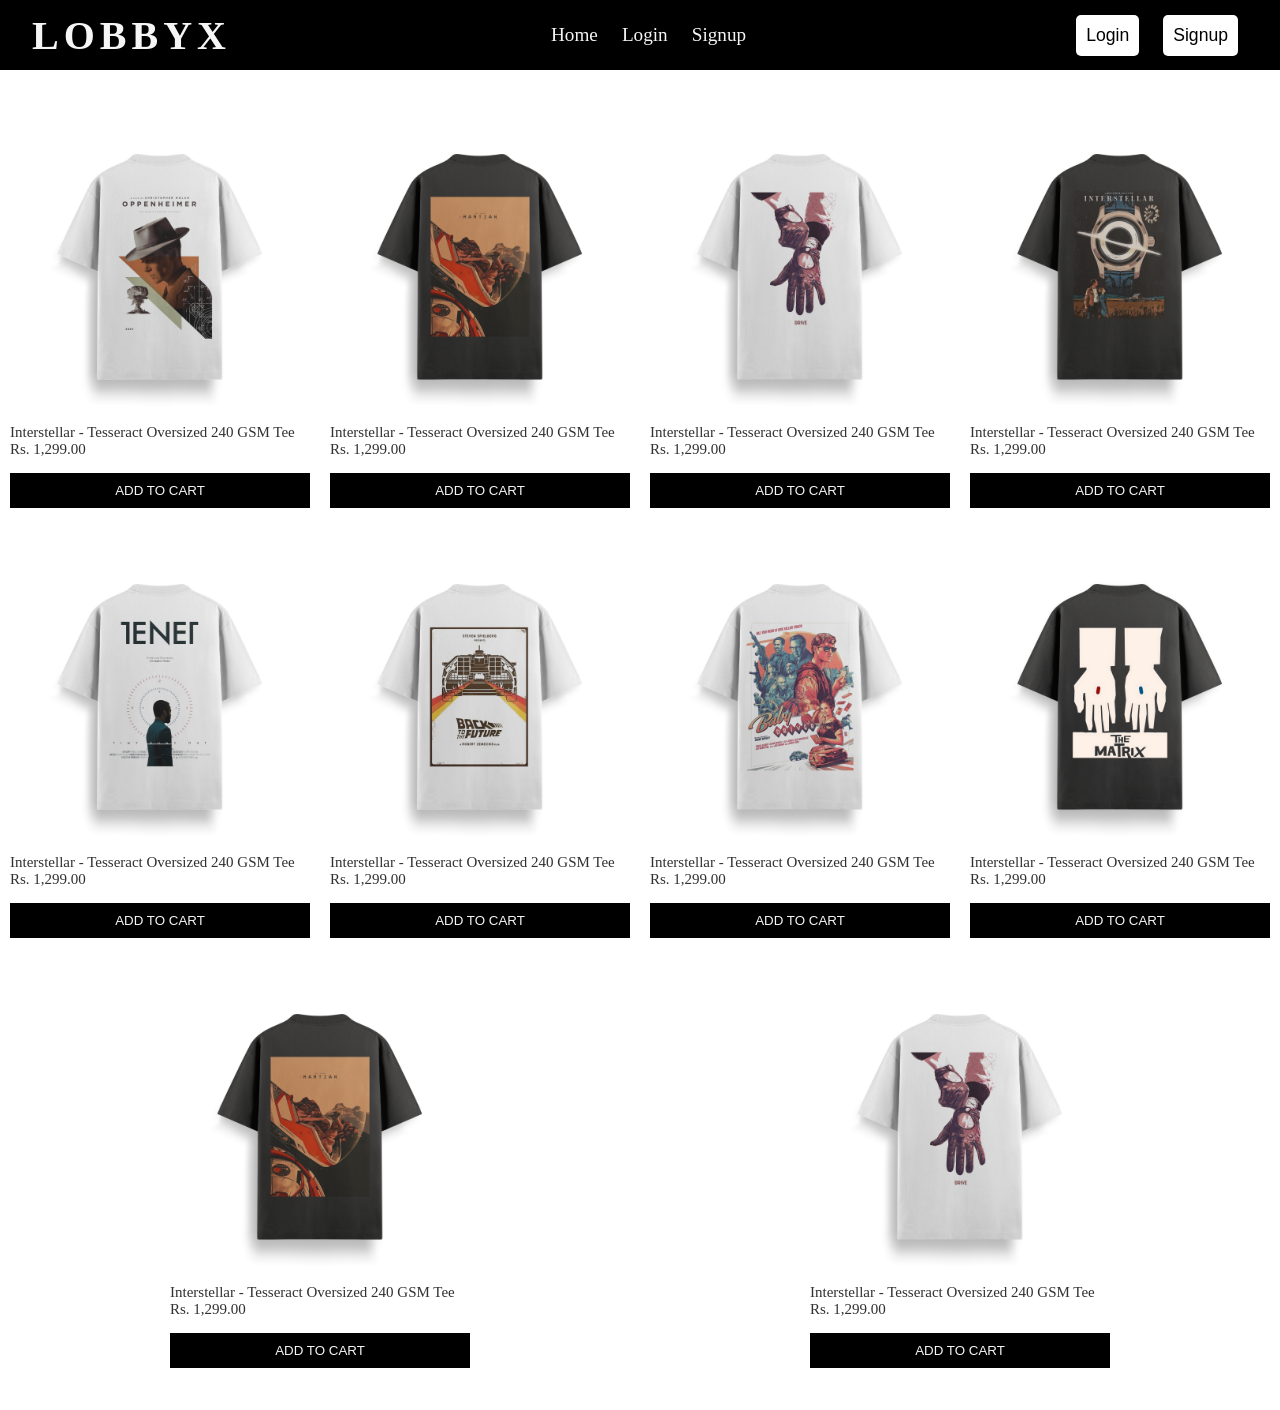
<file: index.html>
<!DOCTYPE html>
<html lang="en">
<head>
    <meta charset="UTF-8">
    <meta name="viewport" content="width=device-width, initial-scale=1.0">
    <title>Document</title>
    <link rel="stylesheet" href="project_ecommerce.css">
</head>
<body>
    <div class="nav">
        <h1>LOBBYX</h1>
        <div class="nav-links">
            <a href="" class="nav-link link1">home</a>
             <a href="" class="nav-link link2">login</a>
              <a href="" class="nav-link link3">signup</a>
        </div>
        <div class="nav-buttons">
            <button class="btn btn-login">login</button>
             <button class="btn btn-signup">signup</button>
        </div>
    </div>
    <div class="cards">
        <div class="card card-1">
             <img src="assets/1.png" alt="" class="card-img"> 
             <div class="card-info">
          <p class="card-title">
            Interstellar - Tesseract Oversized 240 GSM Tee
          </p>

          <p class="card-price">Rs. 1,299.00</p>
          <button class="btncart">ADD TO CART</button>
        </div>

        </div>
        
        <div class="card card-2">
            <img src="assets/2.png" alt="" class="card-img"> 
             <div class="card-info">
          <p class="card-title">
            Interstellar - Tesseract Oversized 240 GSM Tee
          </p>

          <p class="card-price">Rs. 1,299.00</p>
          <button class="btncart">ADD TO CART</button>
        </div>
            

        </div>
        <div class="card card-3">
            <img src="assets/3.png" alt="" class="card-img"> 
             <div class="card-info">
          <p class="card-title">
            Interstellar - Tesseract Oversized 240 GSM Tee
          </p>

          <p class="card-price">Rs. 1,299.00</p>
          <button class="btncart">ADD TO CART</button>
        </div>
        </div>
        <div class="card card-4">
            <img src="assets/4.png" alt="" class="card-img"> 
             <div class="card-info">
          <p class="card-title">
            Interstellar - Tesseract Oversized 240 GSM Tee
          </p>

          <p class="card-price">Rs. 1,299.00</p>
          <button class="btncart">ADD TO CART</button>
        </div>
        </div>
        <div class="card card-5">
            <img src="assets/5.png" alt="" class="card-img"> 
             <div class="card-info">
          <p class="card-title">
            Interstellar - Tesseract Oversized 240 GSM Tee
          </p>

          <p class="card-price">Rs. 1,299.00</p>
          <button class="btncart">ADD TO CART</button>
        </div>
        </div>
        <div class="card card-6">
            <img src="assets/6.png" alt="" class="card-img"> 
             <div class="card-info">
          <p class="card-title">
            Interstellar - Tesseract Oversized 240 GSM Tee
          </p>

          <p class="card-price">Rs. 1,299.00</p>
          <button class="btncart">ADD TO CART</button>
        </div>
        </div>
        <div class="card card-7">
            <img src="assets/7.png" alt="" class="card-img"> 
             <div class="card-info">
          <p class="card-title">
            Interstellar - Tesseract Oversized 240 GSM Tee
          </p>

          <p class="card-price">Rs. 1,299.00</p>
          <button class="btncart">ADD TO CART</button>
        </div>
        </div>
        <div class="card card-8">
            <img src="assets/8.png" alt="" class="card-img"> 
             <div class="card-info">
          <p class="card-title">
            Interstellar - Tesseract Oversized 240 GSM Tee
          </p>

          <p class="card-price">Rs. 1,299.00</p>
          <button class="btncart">ADD TO CART</button>
        </div>
        </div>
        <div class="card card-9">
            <img src="assets/2.png" alt="" class="card-img"> 
             <div class="card-info">
          <p class="card-title">
            Interstellar - Tesseract Oversized 240 GSM Tee
          </p>

          <p class="card-price">Rs. 1,299.00</p>
          <button class="btncart">ADD TO CART</button>
        </div>
        </div>
        <div class="card card-10">
            <img src="assets/3.png" alt="" class="card-img"> 
             <div class="card-info">
          <p class="card-title">
            Interstellar - Tesseract Oversized 240 GSM Tee
          </p>

          <p class="card-price">Rs. 1,299.00</p>
          <button class="btncart">ADD TO CART</button>
        </div>
        </div>
    </div>
    
</body>
</html>
</file>
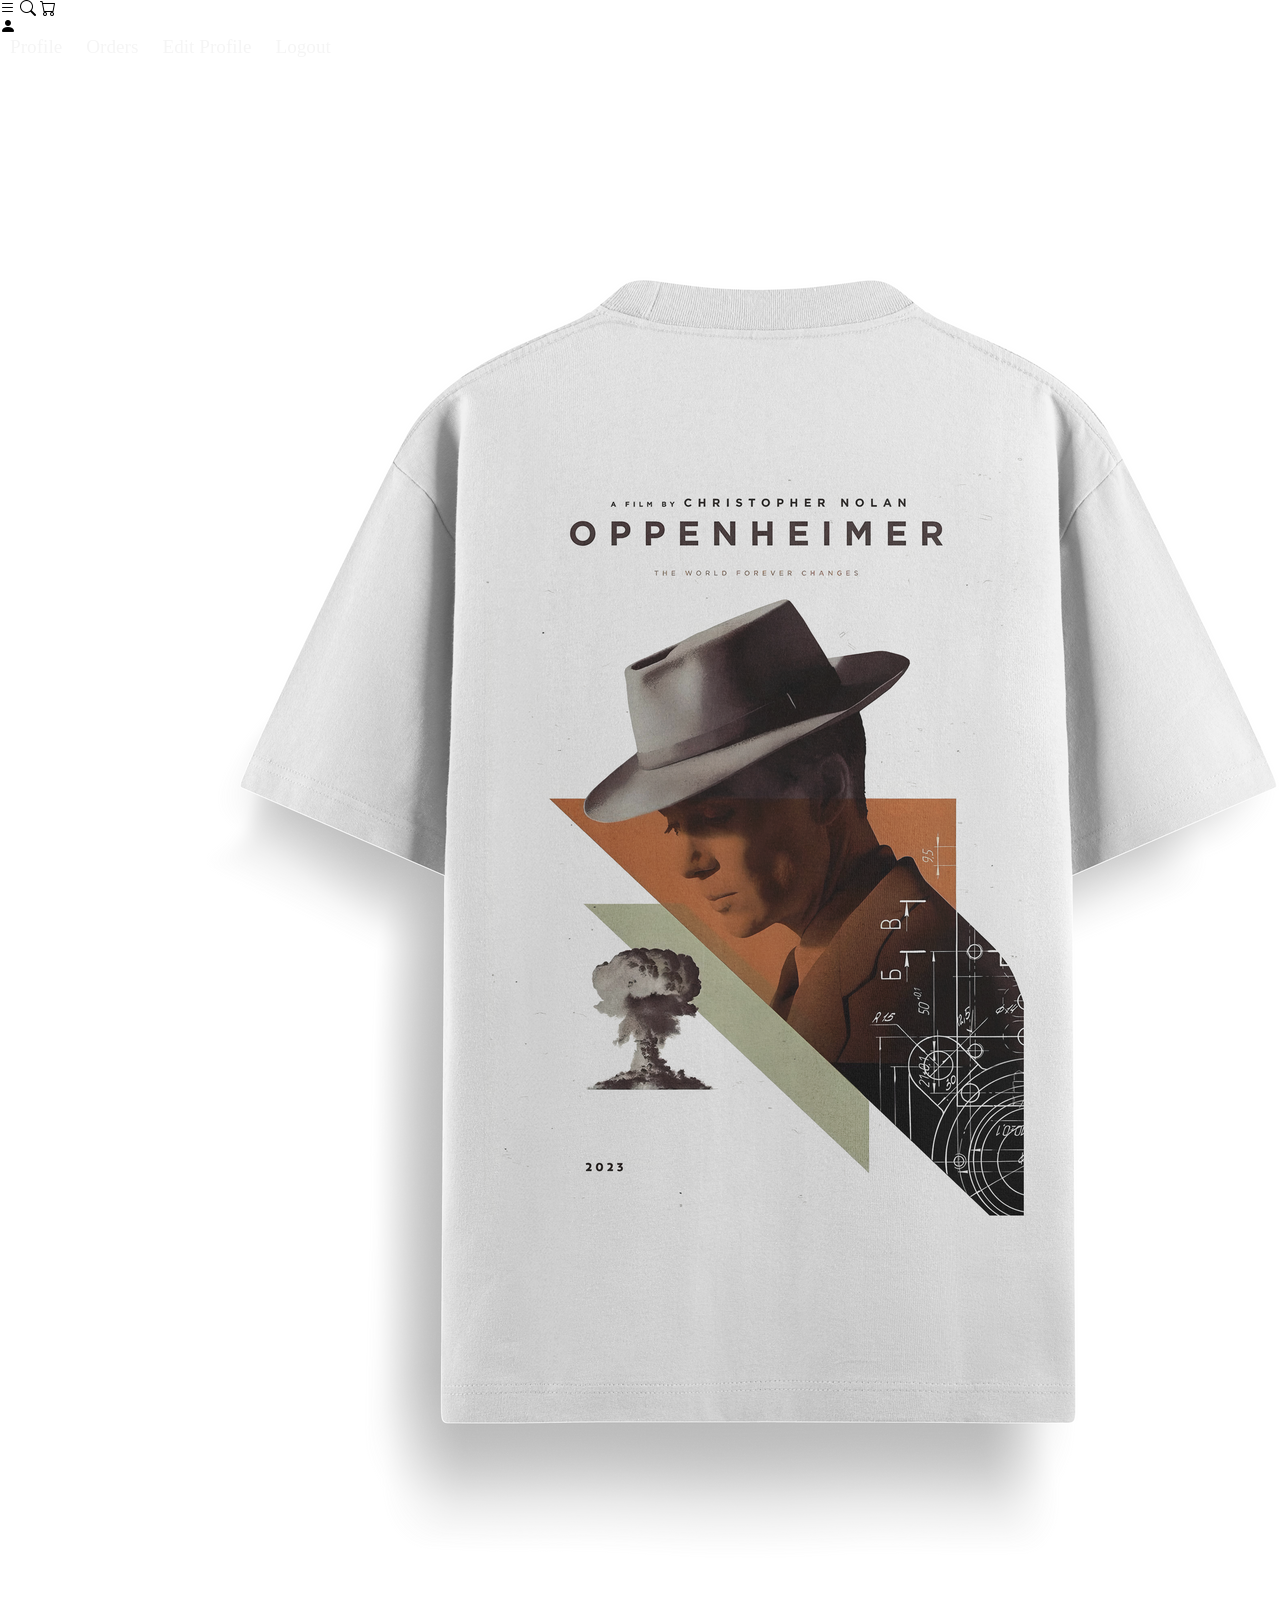
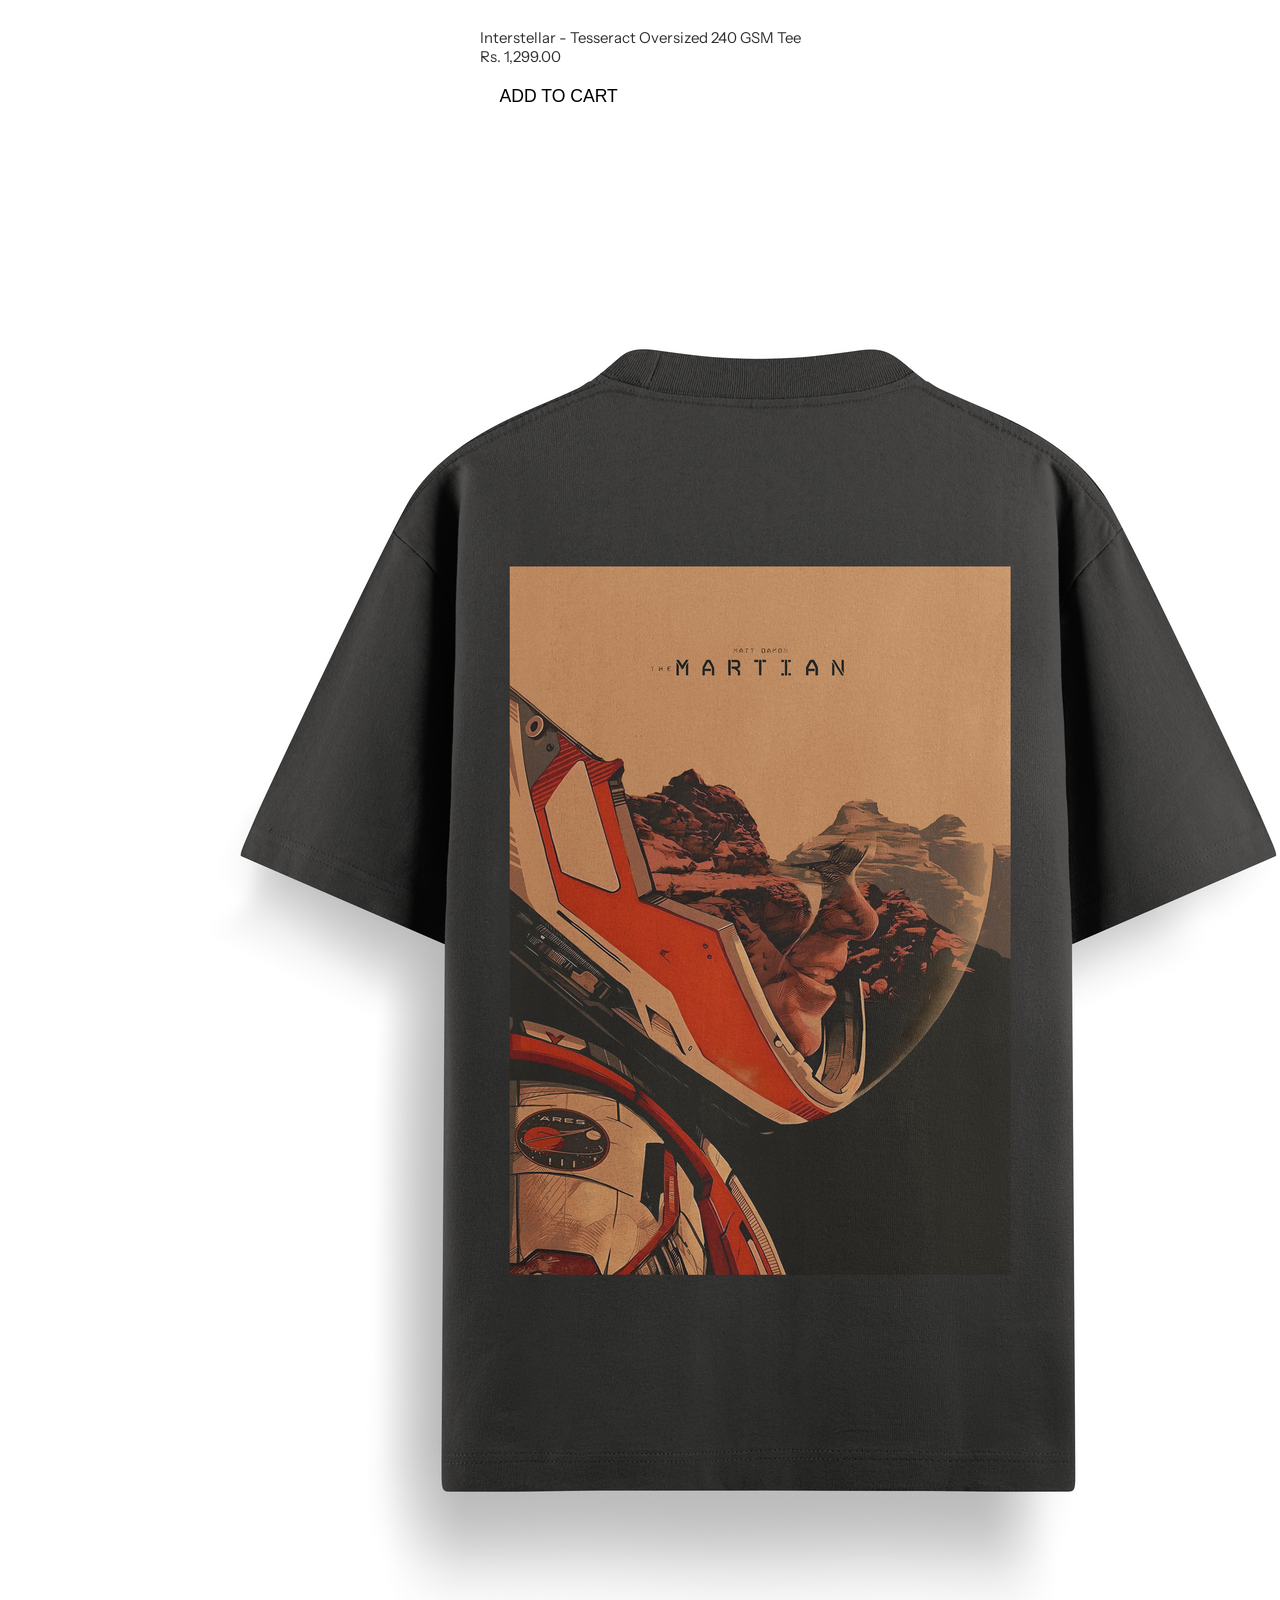
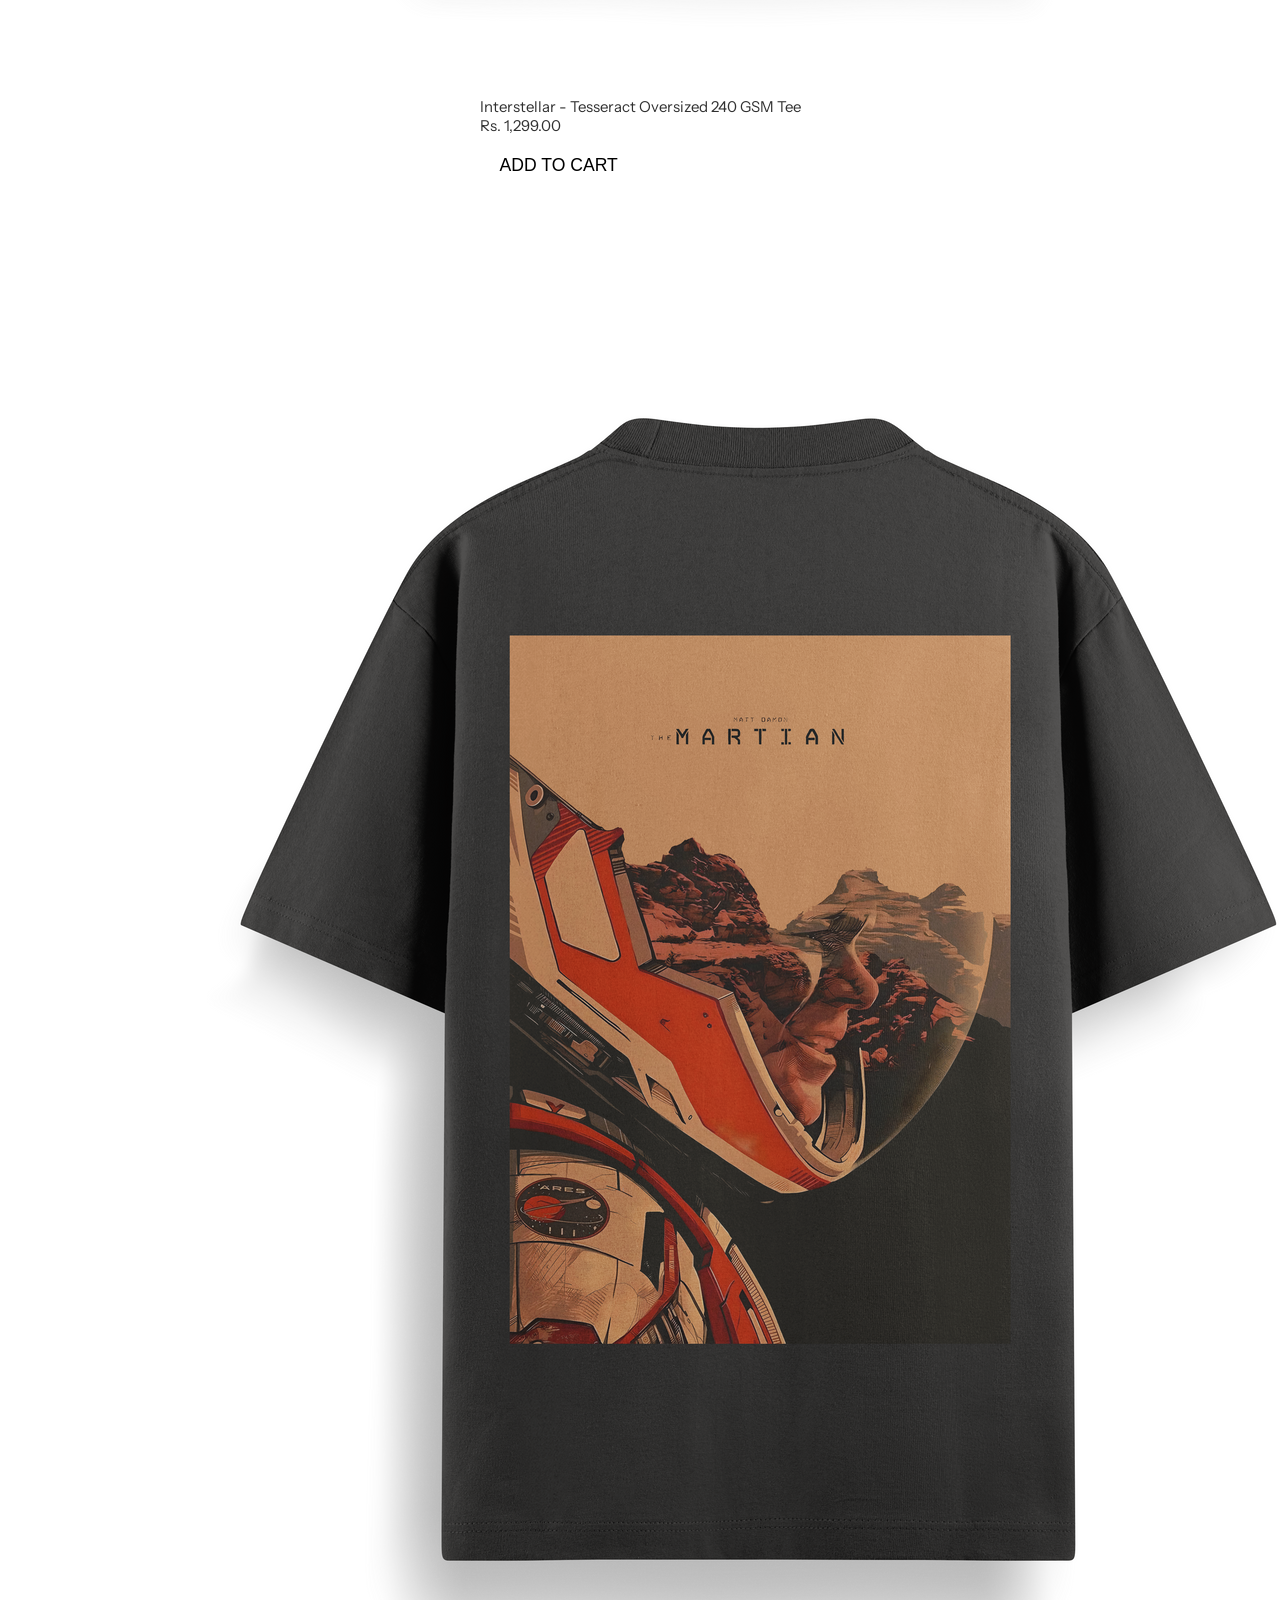
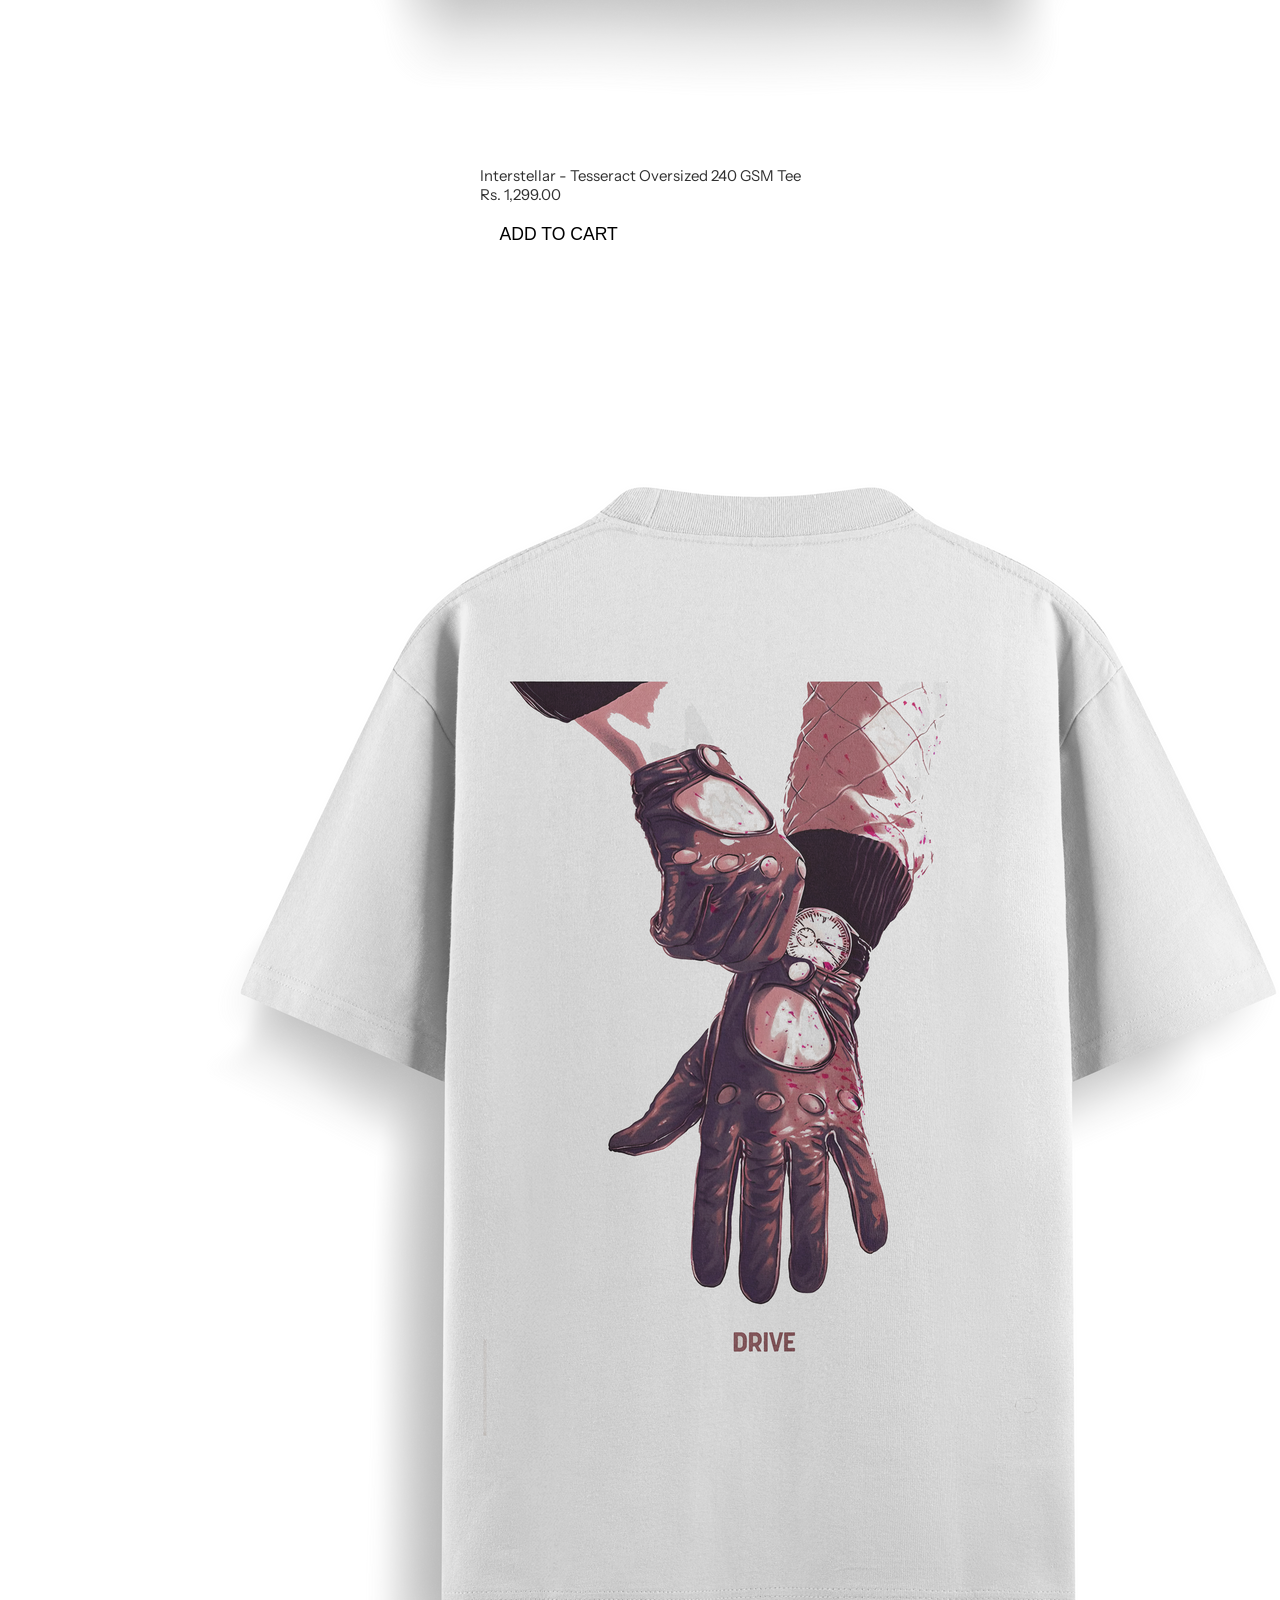
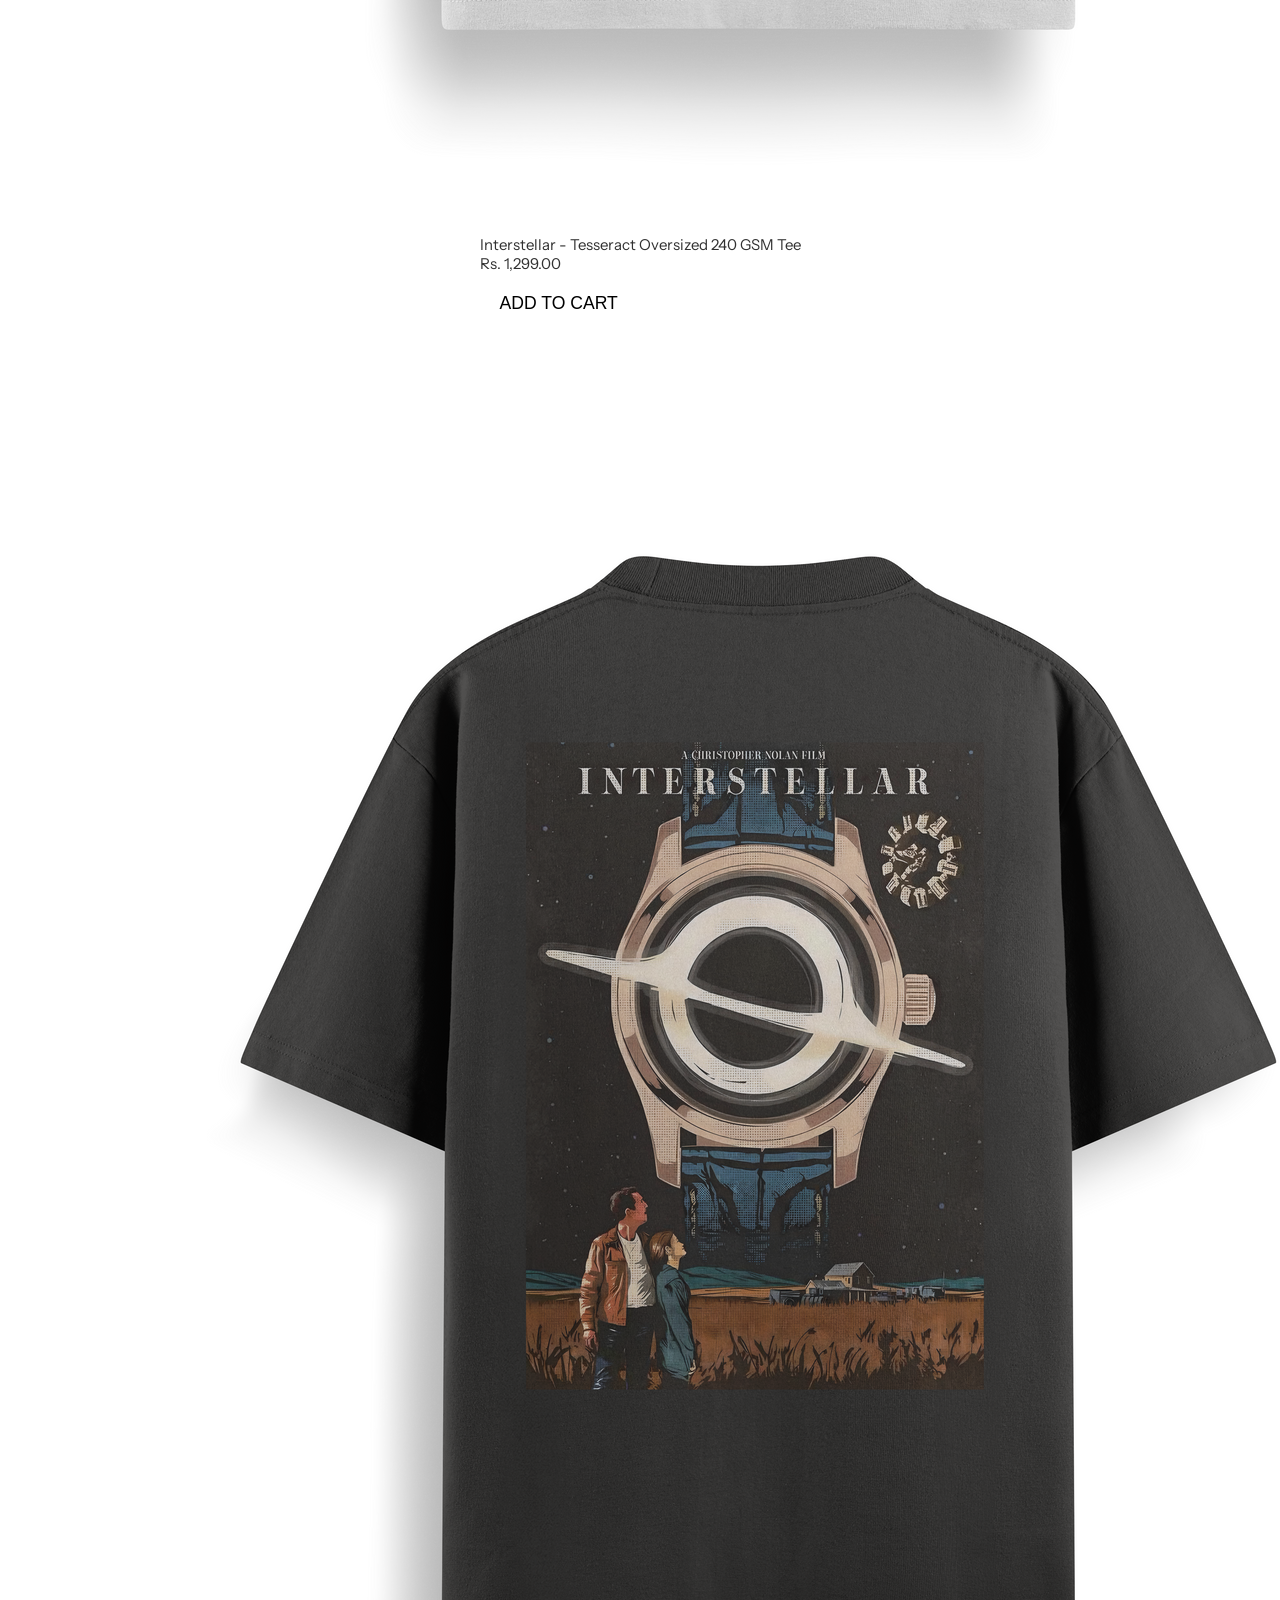
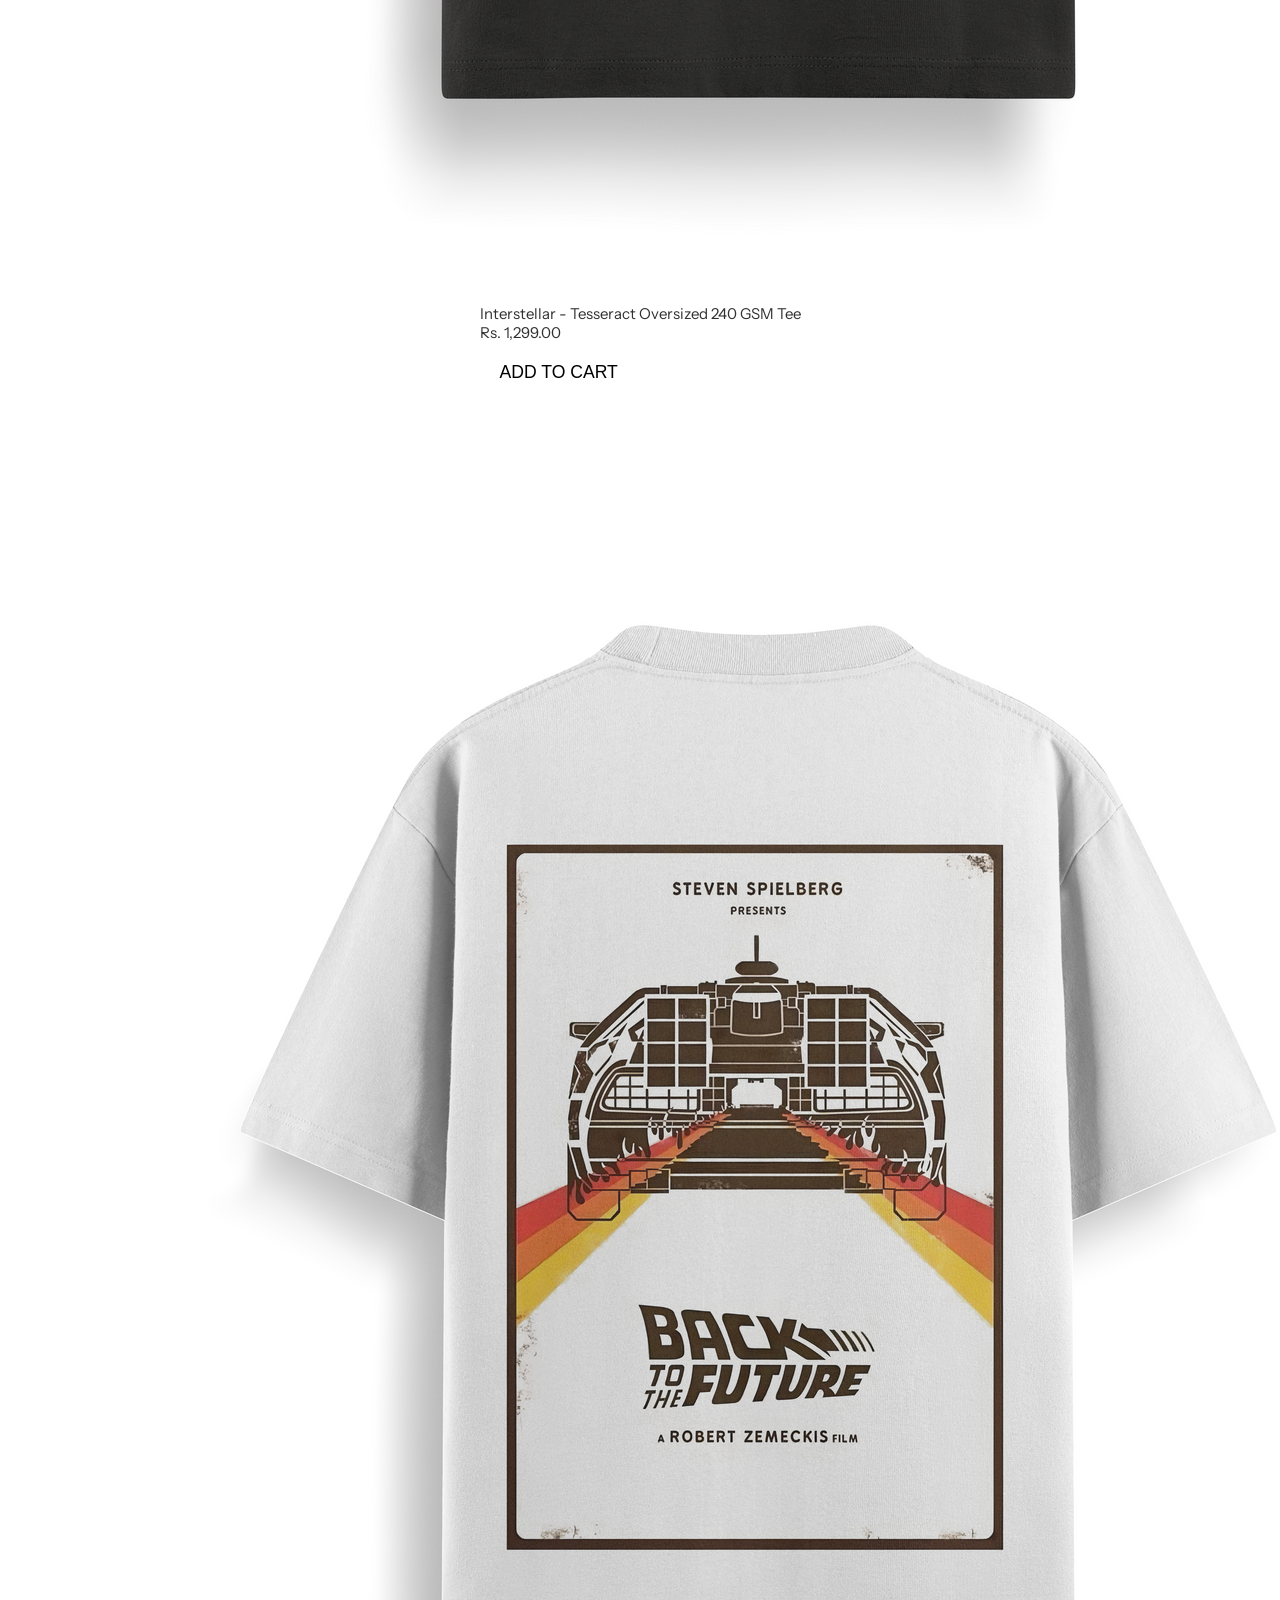
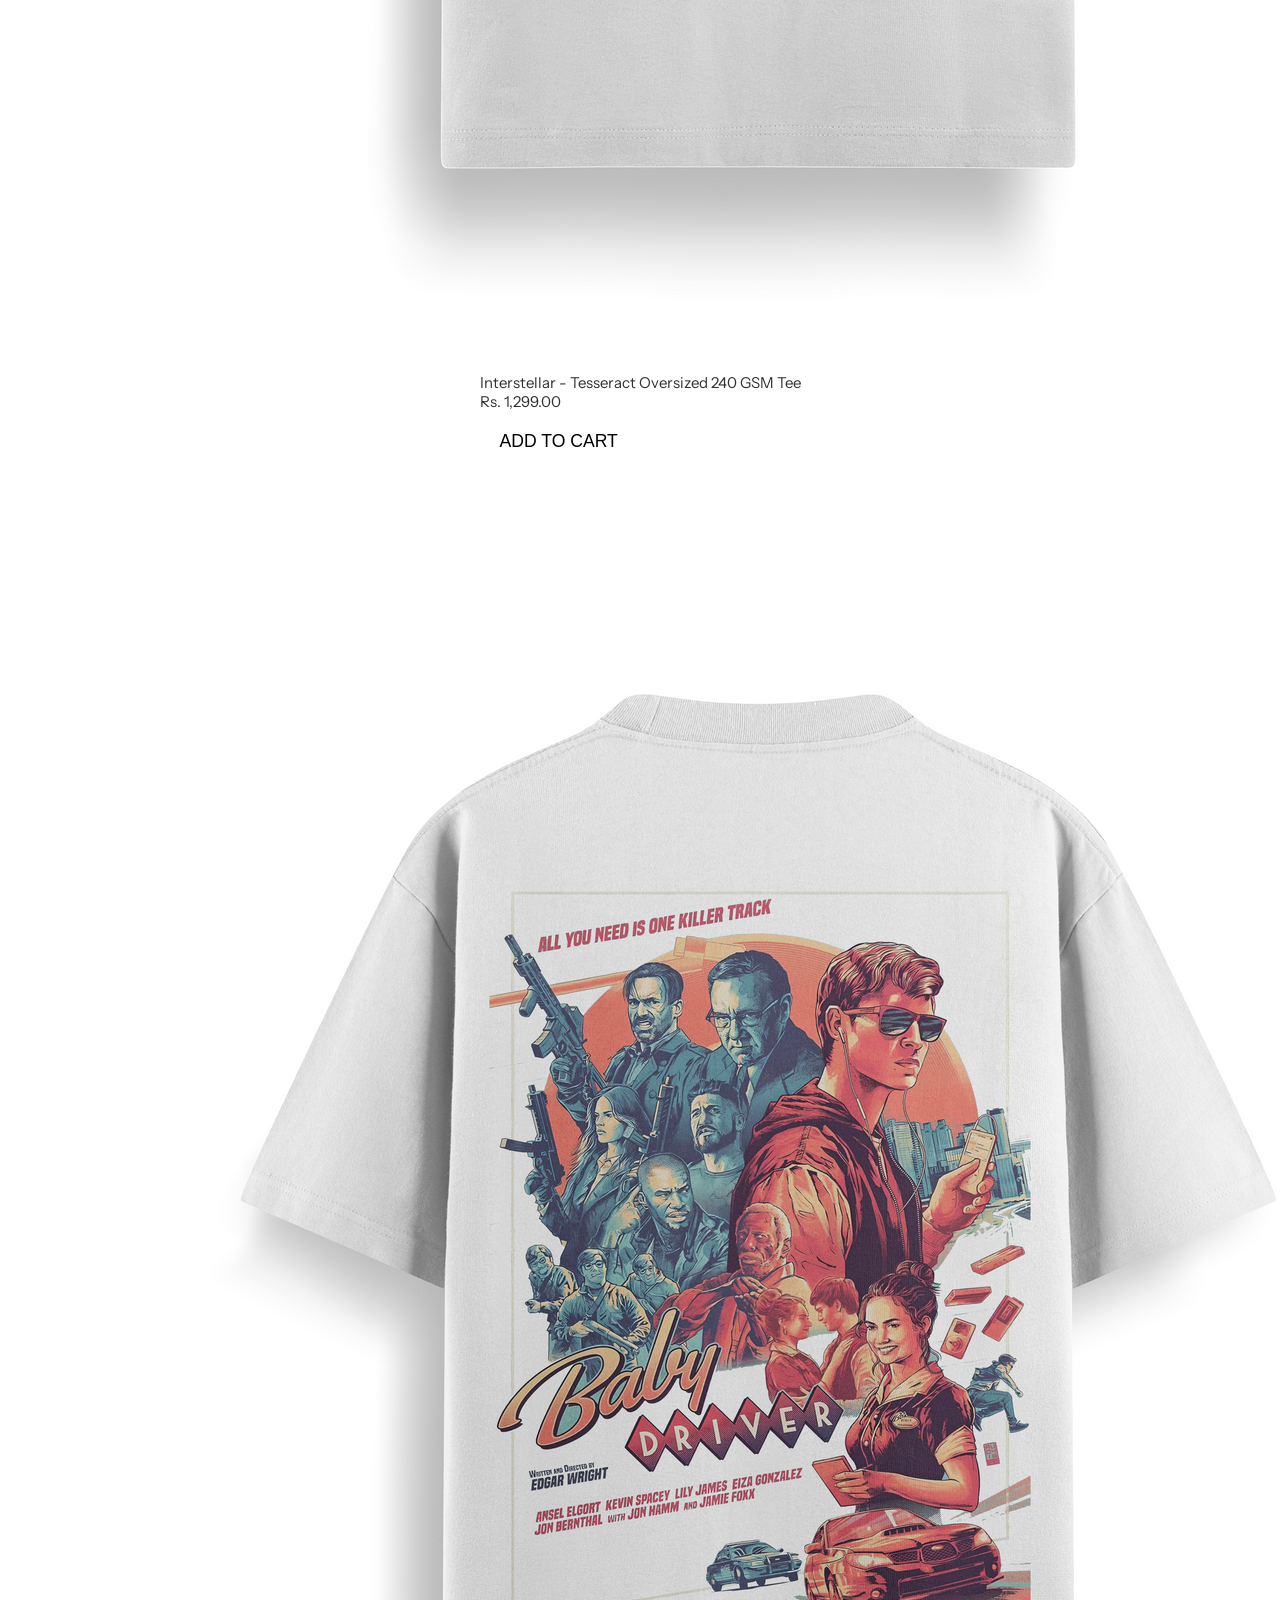
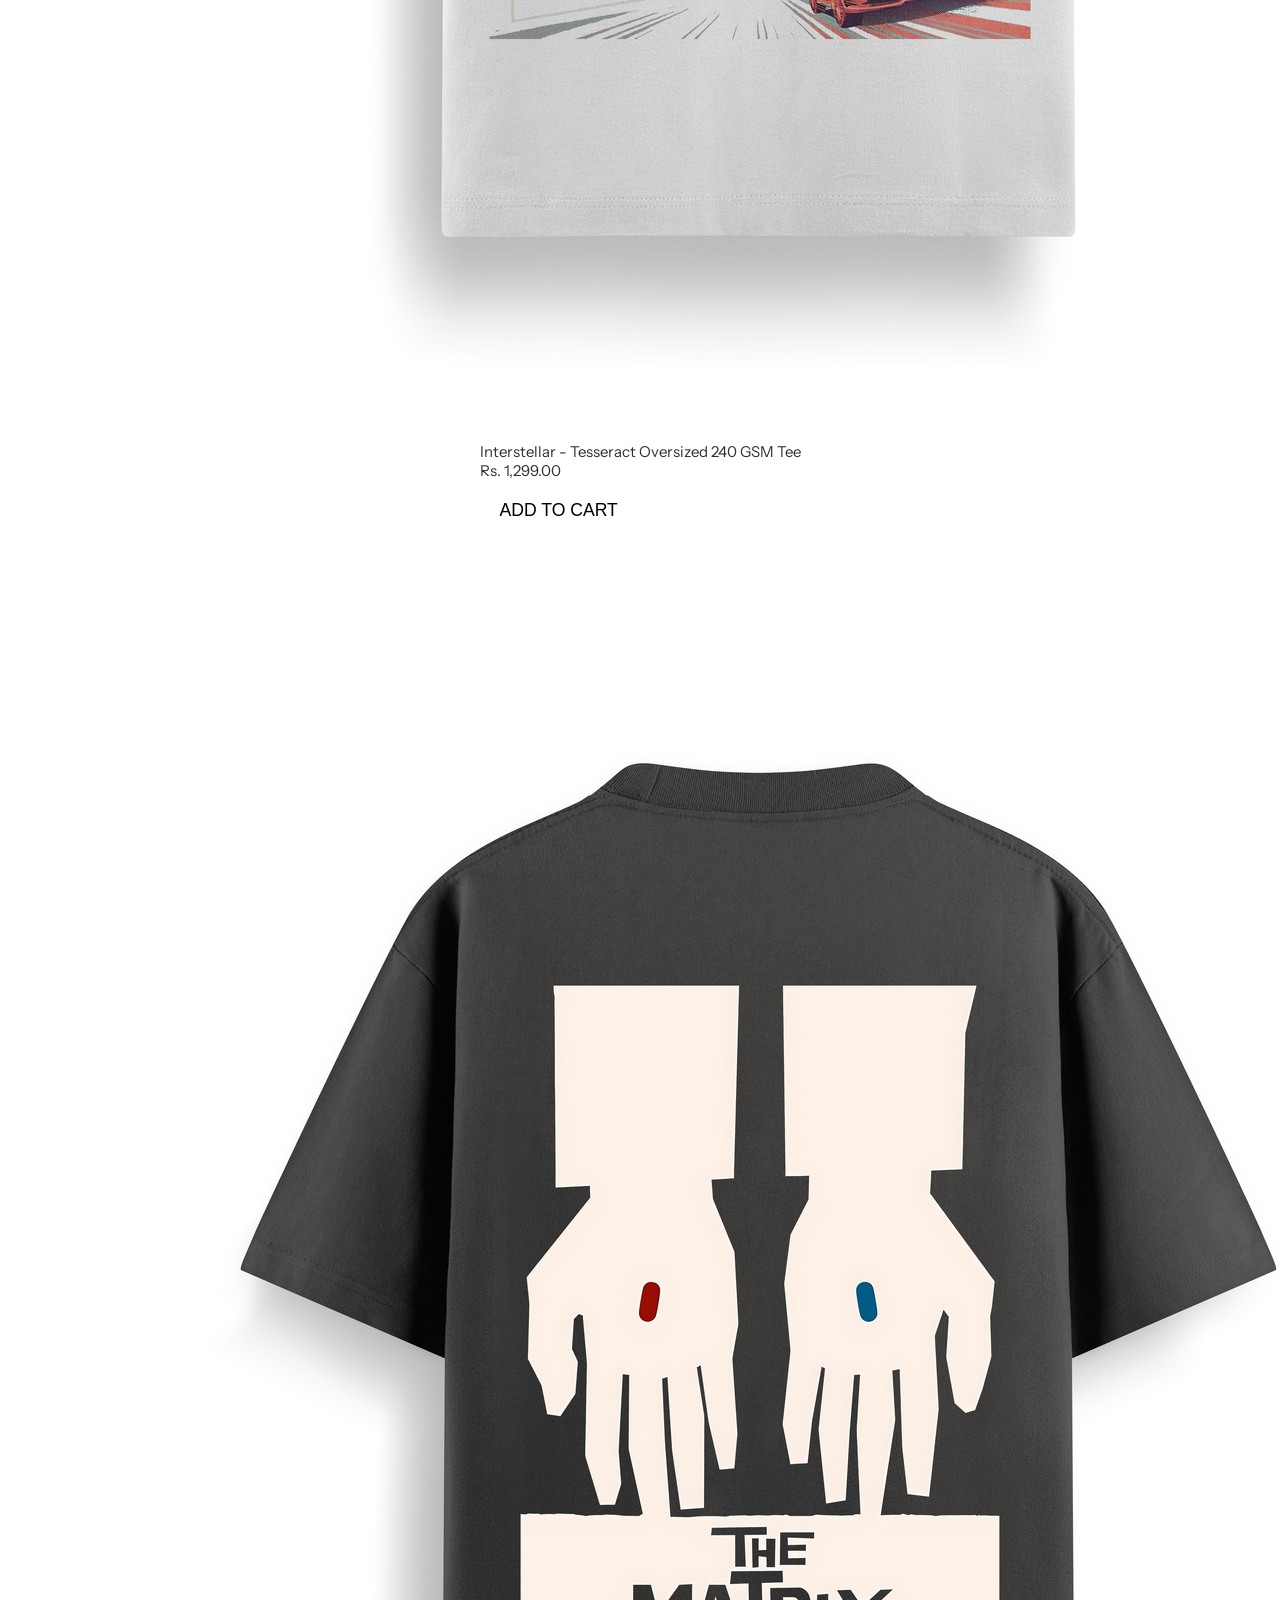
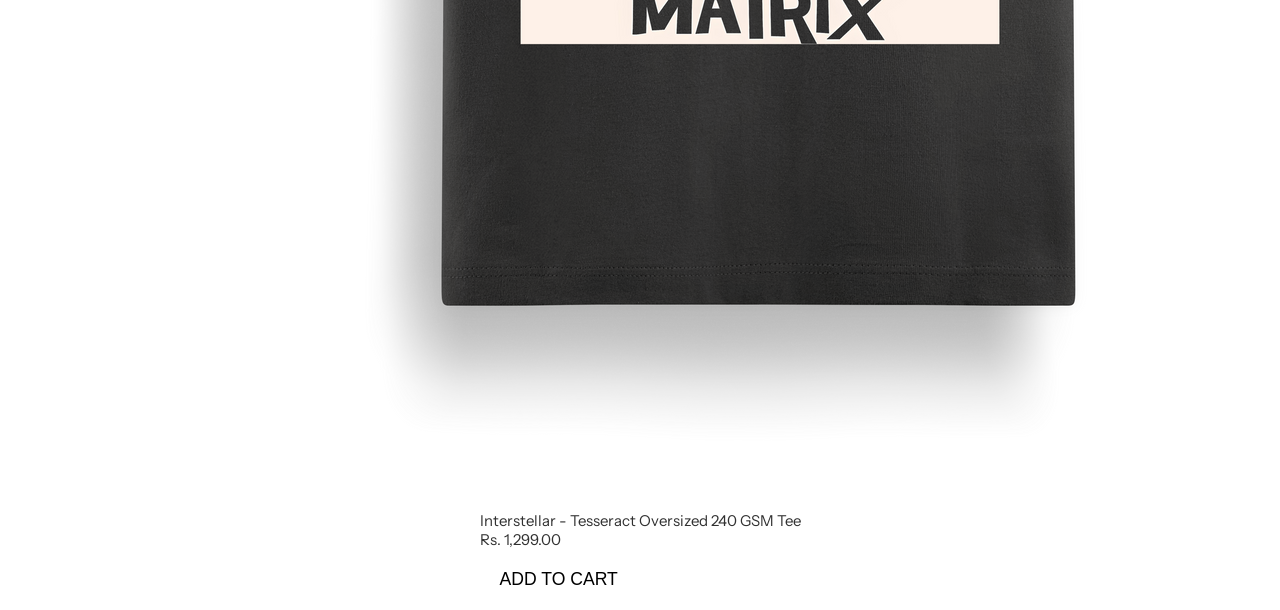
<file: project_ecommerce.html>
<!DOCTYPE html>
<html lang="en">
  <head>
    <meta charset="UTF-8" />
    <meta name="viewport" content="width=device-width, initial-scale=1.0" />
    <title>Document</title>
    <link
      href="https://fonts.googleapis.com/css?family=Instrument Sans"
      rel="stylesheet"
    />
    <link
      rel="stylesheet"
      href="https://cdn.jsdelivr.net/npm/bootstrap-icons@1.13.1/font/bootstrap-icons.min.css"
    />
    <link rel="stylesheet" href="project_ecommerce.css" />
  </head>
  <body>
    <div class="navbar">
      <i class="bi bi-list"></i>
      <i class="bi bi-search"></i>
      <i class="bi bi-cart"></i>

      <div class="profile-dropdown">
        <i class="bi bi-person-fill"></i>
        <div class="profile-menu">
          <a href="" class="nav-links">Profile</a>
          <a href="" class="nav-links">Orders</a>
          <a href="" class="nav-links">Edit Profile</a>
          <a href="" class="nav-links">Logout</a>
        </div>
      </div>
    </div>
    <div class="cardlayout">
      <div class="cards">
        <img src="assets/1.png" alt="no-image" class="card-image" />
        <div class="card-info">
          <p>Interstellar - Tesseract Oversized 240 GSM Tee</p>
          <p>Rs. 1,299.00</p>
          <button class="btn">ADD TO CART</button>
        </div>
      </div>

      <div class="cards">
        <img src="assets/2.png" alt="no-image" class="card-image" />
        <div class="card-info">
          <p>Interstellar - Tesseract Oversized 240 GSM Tee</p>
          <p>Rs. 1,299.00</p>
          <button class="btn">ADD TO CART</button>
        </div>
      </div>

      <div class="cards">
        <img src="assets/2.png" alt="no-image" class="card-image" />
        <div class="card-info">
          <p>Interstellar - Tesseract Oversized 240 GSM Tee</p>
          <p>Rs. 1,299.00</p>
          <button class="btn">ADD TO CART</button>
        </div>
      </div>

      <div class="cards">
        <img src="assets/3.png" alt="no-image" class="card-image" />
        <div class="card-info">
          <p>Interstellar - Tesseract Oversized 240 GSM Tee</p>
          <p>Rs. 1,299.00</p>
          <button class="btn">ADD TO CART</button>
        </div>
      </div>

      <div class="cards">
        <img src="assets/4.png" alt="no-image" class="card-image" />
        <div class="card-info">
          <p>Interstellar - Tesseract Oversized 240 GSM Tee</p>
          <p>Rs. 1,299.00</p>
          <button class="btn">ADD TO CART</button>
        </div>
      </div>

      <div class="cards">
        <img src="assets/6.png" alt="no-image" class="card-image" />
        <div class="card-info">
          <p>Interstellar - Tesseract Oversized 240 GSM Tee</p>
          <p>Rs. 1,299.00</p>
          <button class="btn">ADD TO CART</button>
        </div>
      </div>

      <div class="cards">
        <img src="assets/7.png" alt="no-image" class="card-image" />
        <div class="card-info">
          <p>Interstellar - Tesseract Oversized 240 GSM Tee</p>
          <p>Rs. 1,299.00</p>
          <button class="btn">ADD TO CART</button>
        </div>
      </div>

      <div class="cards">
        <img src="assets/8.png" alt="no-image" class="card-image" />
        <div class="card-info">
          <p>Interstellar - Tesseract Oversized 240 GSM Tee</p>
          <p>Rs. 1,299.00</p>
          <button class="btn">ADD TO CART</button>
        </div>
      </div>
    </div>
  </body>
</html>
</file>
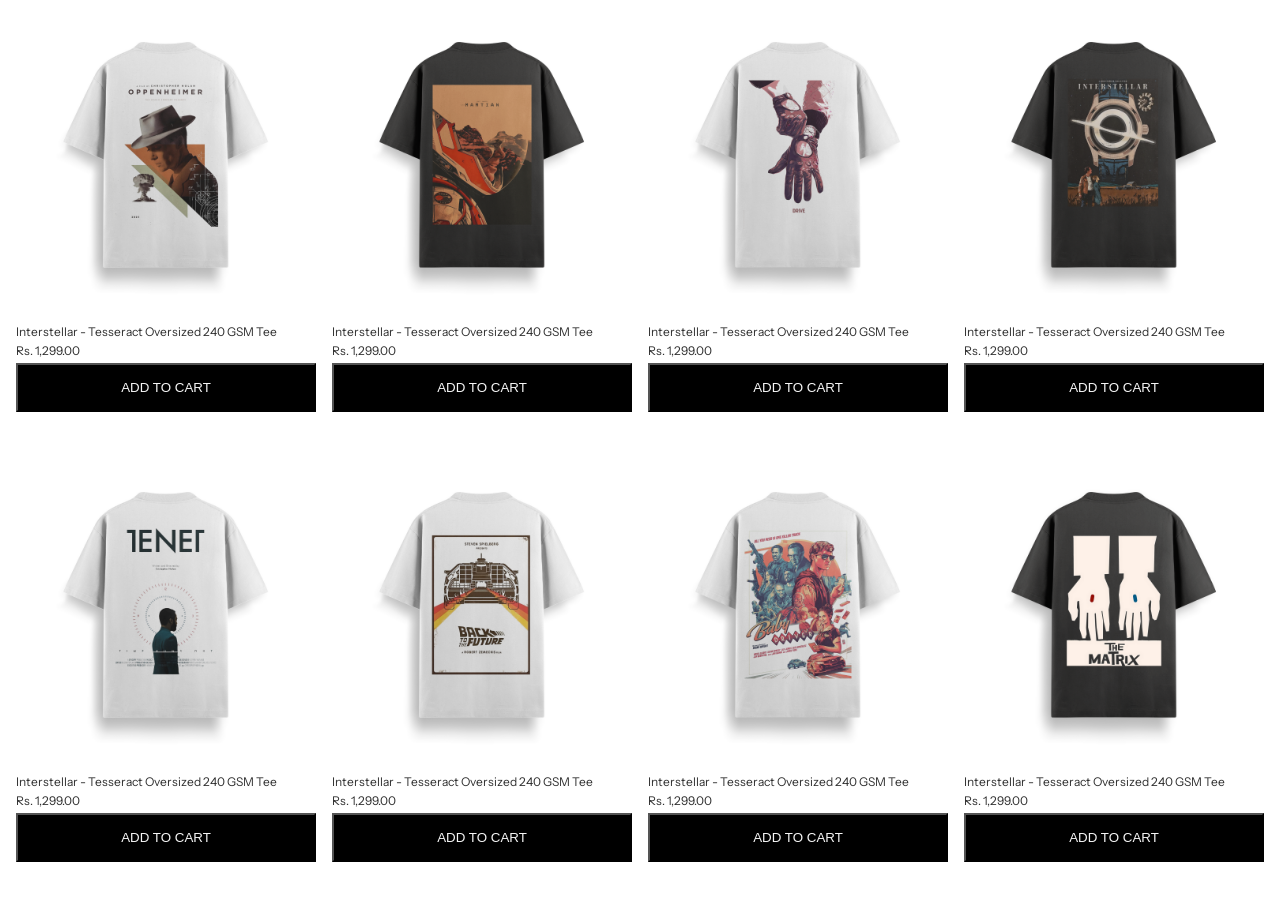
<file: project_shirtflex.html>
<!DOCTYPE html>
<html lang="en">
  <head>
    <meta charset="UTF-8" />
    <meta name="viewport" content="width=device-width, initial-scale=1.0" />
    <title>Document</title>
     <link
      href="https://fonts.googleapis.com/css?family=Instrument Sans"
      rel="stylesheet"
    />
    <link rel="stylesheet" href="project_shirtflex.css" />
  </head>
  <body>
    <div class="cards">
      <div class="tshirt card-1">
        <img src="assets/1.png" alt="" class="shirt-img" />
        <div class="card-info">
          <p class="card-title">
            Interstellar - Tesseract Oversized 240 GSM Tee
          </p>

          <p class="card-price">Rs. 1,299.00</p>
          <button class="btn">ADD TO CART</button>
        </div>
      </div>
      <div class="tshirt card-2">
        <img src="assets/2.png" alt="" class="shirt-img" />
        <div class="card-info">
          <p class="card-title">
            Interstellar - Tesseract Oversized 240 GSM Tee
          </p>

          <p class="card-price">Rs. 1,299.00</p>
           <button class="btn">ADD TO CART</button>
        </div>
      </div>
      <div class="tshirt card-3">
        <img src="assets/3.png" alt="" class="shirt-img" />
        <div class="card-info">
          <p class="card-title">
            Interstellar - Tesseract Oversized 240 GSM Tee
          </p>

          <p class="card-price">Rs. 1,299.00</p>
           <button class="btn">ADD TO CART</button>
        </div>
      </div>
      <div class="tshirt card-4">
        <img src="assets/4.png" alt="" class="shirt-img" />
        <div class="card-info">
          <p class="card-title">
            Interstellar - Tesseract Oversized 240 GSM Tee
          </p>

          <p class="card-price">Rs. 1,299.00</p>
           <button class="btn">ADD TO CART</button>
        </div>
      </div>
      <div class="tshirt card-5">
        <img src="assets/5.png" alt="" class="shirt-img" />
        <div class="card-info">
          <p class="card-title">
            Interstellar - Tesseract Oversized 240 GSM Tee
          </p>

          <p class="card-price">Rs. 1,299.00</p>
           <button class="btn">ADD TO CART</button>
        </div>
      </div>
      <div class="tshirt card-6">
        <img src="assets/6.png" alt="" class="shirt-img" />
        <div class="card-info">
          <p class="card-title">
            Interstellar - Tesseract Oversized 240 GSM Tee
          </p>

          <p class="card-price">Rs. 1,299.00</p>
           <button class="btn">ADD TO CART</button>
        </div>
      </div>
      <div class="tshirt card-7">
        <img src="assets/7.png" alt="" class="shirt-img" />
        <div class="card-info">
          <p class="card-title">
            Interstellar - Tesseract Oversized 240 GSM Tee
          </p>

          <p class="card-price">Rs. 1,299.00</p>
           <button class="btn">ADD TO CART</button>
        </div>
      </div>
      <div class="tshirt card-8">
        <img src="assets/8.png" alt="" class="shirt-img" />
        <div class="card-info">
          <p class="card-title">
            Interstellar - Tesseract Oversized 240 GSM Tee
          </p>

          <p class="card-price">Rs. 1,299.00</p>
           <button class="btn">ADD TO CART</button>
        </div>
      </div>
    </div>
  </body>
</html>
</file>
<file: project_ecommerce.css>
*{
    padding: 0;
    margin: 0;
    box-sizing: border-box;

}
a{
    text-decoration: none;
    color: whitesmoke;
    font-size: 1.2rem;
    padding: 0px 10px;
    text-transform: capitalize;
}
.nav{
    display: flex;
    border: 2px solid black;
    height: 70px;
    justify-content: space-between;
    align-items: center;
    padding: 0px 30px;
    background-color: black;
    color: whitesmoke;
    position: sticky;
    top: 0px;

}
.nav h1{
    letter-spacing: 5px;
    font-size: 2.5rem;
}
.nav-link{
    text-transform: capitalize;
    
   
    

}
.btn{
    display: inline-block;
    
    font-size: 1.1rem;
   padding: 10px 10px; 
   text-transform: capitalize;
   margin: 10px;
   border: none;
   background-color: white;
   border-radius: 5px;

}
.btn:hover{
    background-color: black;
    color: whitesmoke;
}
.nav-link:hover{
    color: red;
}
.cards{
    display: flex;
    margin-top: 50px;
    flex-wrap: wrap;
    justify-content: space-around;
    

}
.card{
    border: 2px solid black;
    height: 400px;
    width: 300px;
    margin-bottom: 30px;
    border:none;
   

}
.card-img{
    width: 100%;
}
.card-info{
    font-family: Instrument Sans;
    color: rgb(49, 49, 49);
    font-size: 15px;

}
.btncart{
    width: 100%;
    padding: 10px;
    background-color: rgb(0, 0, 0);
    color: whitesmoke;
    border: none;
    margin-top: 15px;
   
   
}










@media (max-width: 660px) {
   
    .nav{
        flex-direction: column;
        height: 100px;
        
        
        
        
    }
    .nav h1{
    letter-spacing: 5px;
    font-size: 2rem;
    margin-bottom: 10px;
}
a{
    font-size: .9rem;
      margin-bottom: 10px;
}
    .btn{
         font-size: .9rem;
        border-bottom:2px solid black;
          margin-bottom: 10px;
    }
    
}
@media (max-width: 500px) {
    
.card{
    border: 2px solid black;
    height: 300px;
    width: 200px;
    margin-bottom:30px;
    border: none;

   

}
.card-info{
    font-size: 13px;
    
}
}
</file>
<file: project_shirtflex.css>
.nav-bar{
    position: sticky;
    top: 0%;
    display: flex;
    background-color: black;
   
   width: 100%;
   height:50px;
   justify-content: flex-end;
   text-align: center;
   z-index: 1   ;
}
.nav-links-text{
    font-size: 19px;
    text-decoration: none;
    font-family: Instrument Sans;
    color: white;
    padding: 0px 20px;
}
.nav-links{
   
    padding: 10px;
}
.cards{
    display: flex;
    justify-content: space-around;
    flex-wrap: wrap;
}
.tshirt{
   /* border:2px solid black;*/
    width: 300px;
    height: 450px;

}
.shirt-img{
    width: 100%;

}
.card-info{
    font-family: Instrument Sans;
    color: rgb(49, 49, 49);
    font-size: 12px;

}
.btn{
    width: 100%;
    padding: 15px;
    background-color: rgb(0, 0, 0);
    color: whitesmoke;
   
}
.card-price{
    line-height: 0px;
}
</file>
